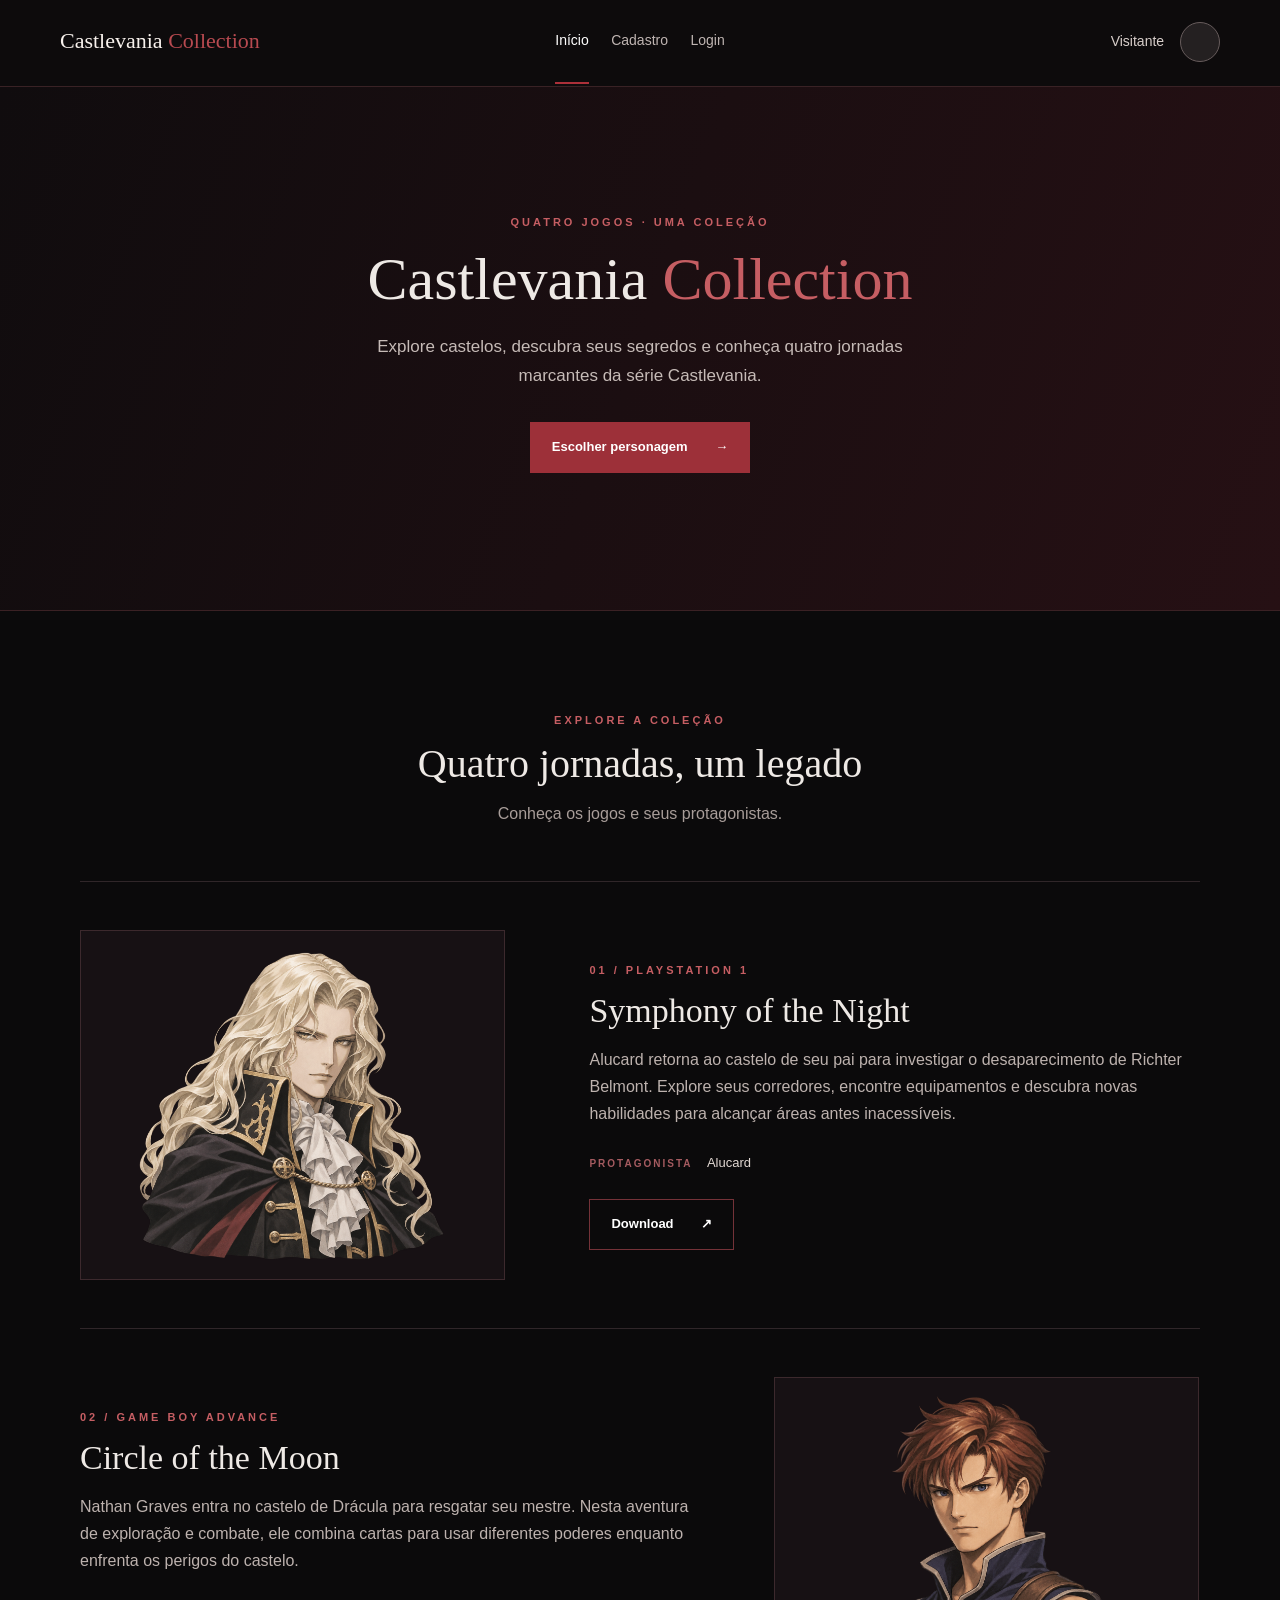
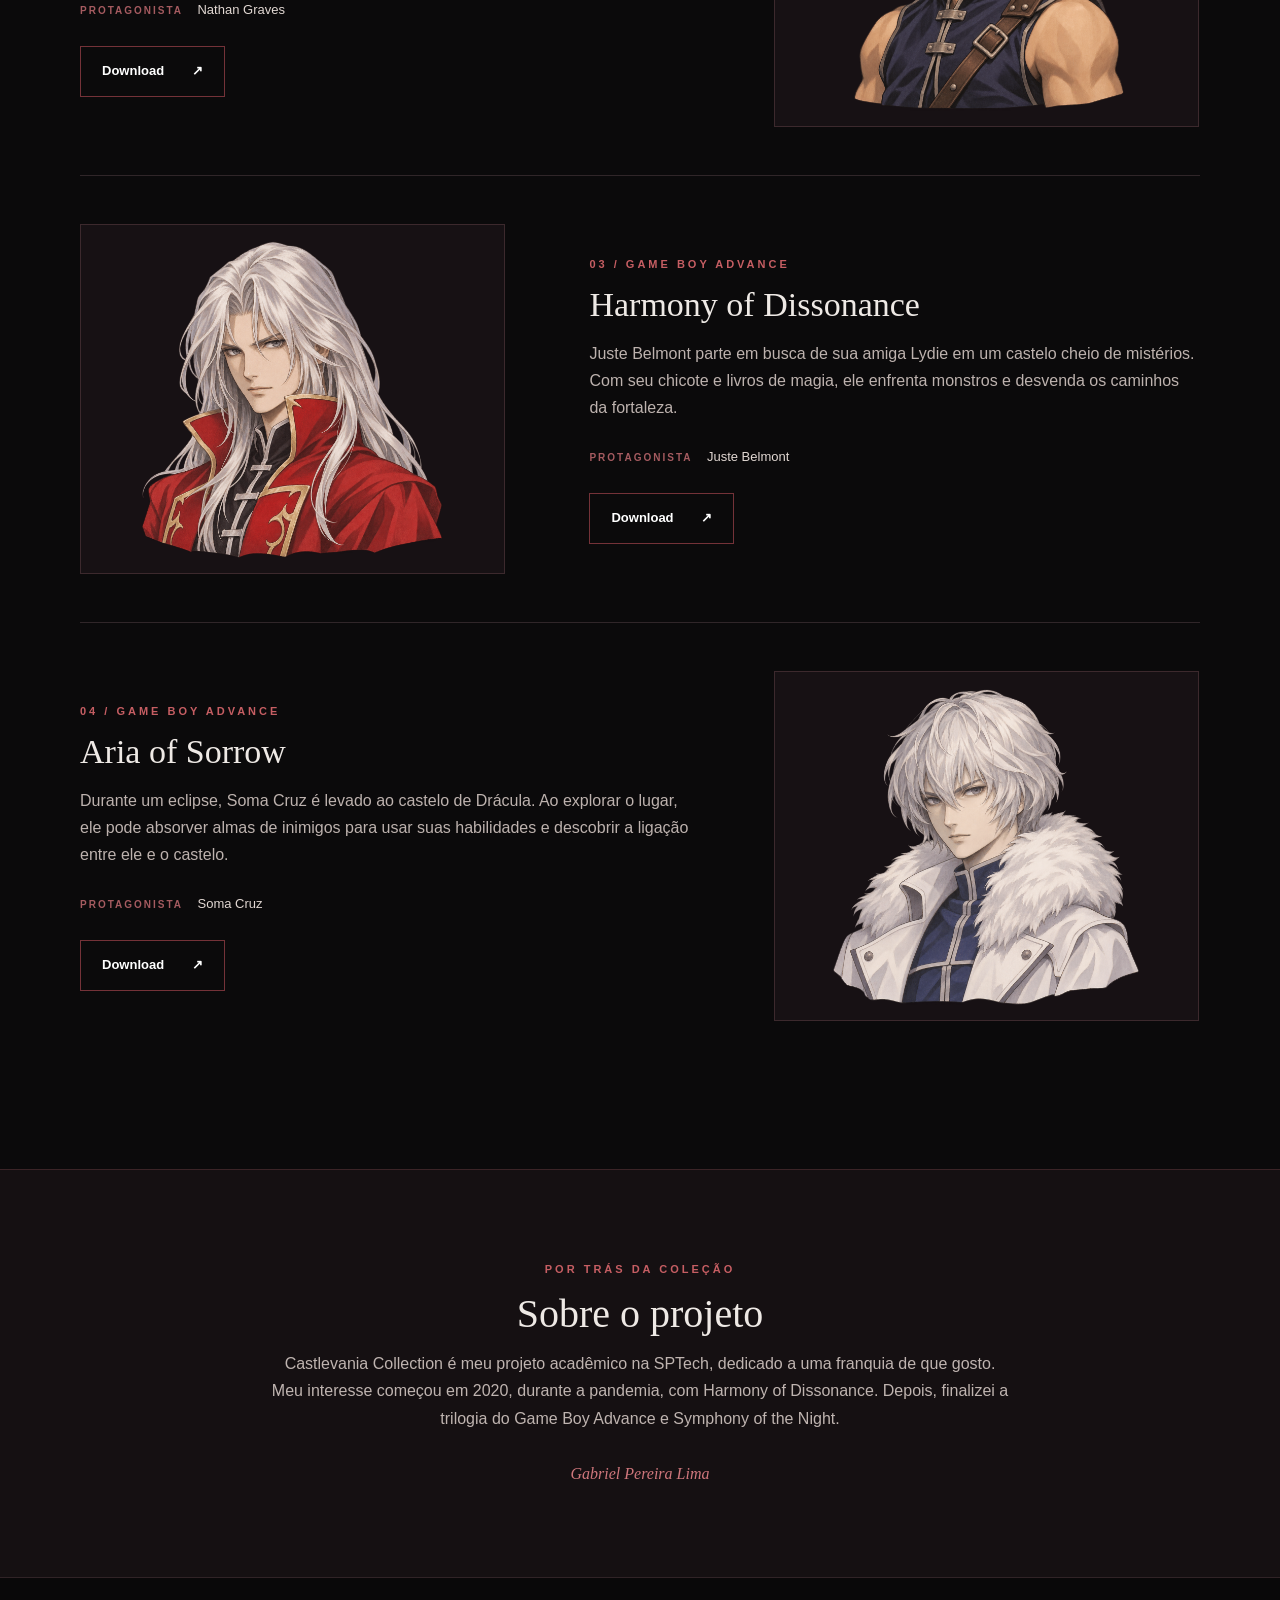
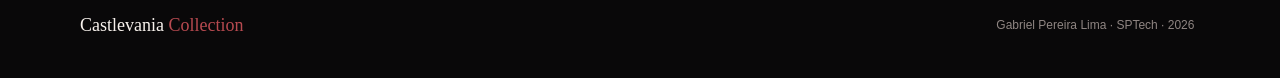
<file: Algoritmos/web-data-viz/public/index.html>
<!DOCTYPE html>
<html lang="pt-BR">
    <head>
        <meta charset="UTF-8">
        <title>
            Castlevania Collection | Início
        </title>
        <link rel="stylesheet" href="css/estilo.css">
    </head>
    <body>
        <header class="cabecalho">
            <div class="conteudo conteudoCabecalho">
                <a class="marca" href="index.html">
                    Castlevania
                    <span>
                        Collection
                    </span>
                </a>
                <div class="menuNavegacao">
                    <a class="linkAtivo" href="index.html" aria-current="page">
                        Início
                    </a>
                    <span id="opcoesMenu"></span>
                </div>
                <div class="usuario">
                    <span class="nomeUsuario" id="nomeUsuario">
                        Visitante
                    </span>
                    <span class="iconeUsuario" id="divIconeUsuario" aria-hidden="true">
                    </span>
                    <span id="localBotaoSair"></span>
                </div>
            </div>
        </header>
        <div id="divFavoritos"></div>
        <main>
            <div class="apresentacao">
                <div class="conteudo conteudoApresentacao">
                    <p class="destaque">
                        QUATRO JOGOS · UMA COLEÇÃO
                    </p>
                    <h1>
                        Castlevania
                        <span>
                            Collection
                        </span>
                    </h1>
                    <p class="descricaoApresentacao">
                        Explore castelos, descubra seus segredos e conheça quatro jornadas marcantes da série Castlevania.
                    </p>
                    <span id="botaoPersonagem"></span>
                </div>
            </div>
            <div class="conteudo colecao" id="jogos">
                <div class="tituloSecao">
                    <p class="destaque">
                        EXPLORE A COLEÇÃO
                    </p>
                    <h2>
                        Quatro jornadas, um legado
                    </h2>
                    <p class="descricaoSecao">
                        Conheça os jogos e seus protagonistas.
                    </p>
                </div>
                <article class="jogo">
                    <div class="retratoJogo">
                        <img src="imagens/alucard.png" alt="Alucard">
                    </div>
                    <div class="textoJogo">
                        <p class="destaque">
                            01 / PLAYSTATION 1
                        </p>
                        <h3>
                            Symphony of the Night
                            <span id="localEstrela0"></span>
                        </h3>
                        <p class="descricaoJogo">
                            Alucard retorna ao castelo de seu pai para investigar o desaparecimento de Richter Belmont. Explore seus corredores, encontre equipamentos e descubra novas habilidades para alcançar áreas antes inacessíveis.
                        </p>
                        <p class="protagonista">
                            PROTAGONISTA
                            <span>
                                Alucard
                            </span>
                        </p>
                        <a class="botao botaoContorno" href="https://romsfun.com/roms/playstation/castlevania-symphony-of-the-night-akumajou-dracula-x-gekka-no-yasoukyoku.html">
                            Download
                            <span aria-hidden="true">
                                ↗
                            </span>
                        </a>
                    </div>
                </article>
                <article class="jogo jogoInvertido">
                    <div class="textoJogo">
                        <p class="destaque">
                            02 / GAME BOY ADVANCE
                        </p>
                        <h3>
                            Circle of the Moon
                            <span id="localEstrela1"></span>
                        </h3>
                        <p class="descricaoJogo">
                            Nathan Graves entra no castelo de Drácula para resgatar seu mestre. Nesta aventura de exploração e combate, ele combina cartas para usar diferentes poderes enquanto enfrenta os perigos do castelo.
                        </p>
                        <p class="protagonista">
                            PROTAGONISTA
                            <span>
                                Nathan Graves
                            </span>
                        </p>
                        <a class="botao botaoContorno" href="https://romsfun.com/roms/game-boy-advance/castlevania-circle-of-the-moon.html">
                            Download
                            <span aria-hidden="true">
                                ↗
                            </span>
                        </a>
                    </div>
                
                    <div class="retratoJogo">
                        <img src="imagens/nathan.png" alt="Nathan Graves">
                    </div>
                </article>
                <article class="jogo">
                    <div class="retratoJogo">
                        <img src="imagens/juste.png" alt="Juste Belmont">
                    </div>
                    <div class="textoJogo">
                        <p class="destaque">
                            03 / GAME BOY ADVANCE
                        </p>
                        <h3>
                            Harmony of Dissonance
                            <span id="localEstrela2"></span>
                        </h3>
                        <p class="descricaoJogo">
                            Juste Belmont parte em busca de sua amiga Lydie em um castelo cheio de mistérios. Com seu chicote e livros de magia, ele enfrenta monstros e desvenda os caminhos da fortaleza.
                        </p>
                        <p class="protagonista">
                            PROTAGONISTA
                            <span>
                                Juste Belmont
                            </span>
                        </p>
                        <a class="botao botaoContorno" href="https://romsfun.com/roms/game-boy-advance/castlevania-harmony-of-dissonance.html">
                            Download
                            <span aria-hidden="true">
                                ↗
                            </span>
                        </a>
                    </div>
                </article>
                <article class="jogo jogoInvertido">
                    <div class="textoJogo">
                        <p class="destaque">
                            04 / GAME BOY ADVANCE
                        </p>
                        <h3>
                            Aria of Sorrow
                            <span id="localEstrela3"></span>
                        </h3>
                        <p class="descricaoJogo">
                            Durante um eclipse, Soma Cruz é levado ao castelo de Drácula. Ao explorar o lugar, ele pode absorver almas de inimigos para usar suas habilidades e descobrir a ligação entre ele e o castelo.
                        </p>
                        <p class="protagonista">
                            PROTAGONISTA
                            <span>
                                Soma Cruz
                            </span>
                        </p>
                        <a class="botao botaoContorno" href="https://romsfun.com/roms/game-boy-advance/castlevania-aria-of-sorrow-recolor.html">
                            Download
                            <span aria-hidden="true">
                                ↗
                            </span>
                        </a>
                    </div>
                
                    <div class="retratoJogo">
                        <img src="imagens/soma.png" alt="Soma Cruz">
                    </div>
                </article>
            </div>
            <div class="sobre" id="sobre">
                <div class="conteudo conteudoSobre">
                    <p class="destaque">
                        POR TRÁS DA COLEÇÃO
                    </p>
                    <h2>
                        Sobre o projeto
                    </h2>
                    <p class="descricaoSobre">
                        Castlevania Collection é meu projeto acadêmico na SPTech, dedicado a uma franquia de que gosto. Meu interesse começou em 2020, durante a pandemia, com Harmony of Dissonance. Depois, finalizei a trilogia do Game Boy Advance e Symphony of the Night.
                    </p>
                    <p class="assinatura">
                        Gabriel Pereira Lima
                    </p>
                </div>
            </div>
        </main>
        <footer class="rodape">
            <div class="conteudo conteudoRodape">
                <span class="marca">
                    Castlevania
                    <span>
                        Collection
                    </span>
                </span>
                <p>
                    Gabriel Pereira Lima · SPTech · 2026
                </p>
            </div>
        </footer>
        <script src="js/sessao.js"></script>
        <script src="js/favoritos.js">
        </script>
        <script>
            carregarSessao(true);
        </script>
    </body>
</html>
</file>
<file: Algoritmos/web-data-viz/public/css/estilo.css>
* {
    box-sizing: border-box;
}

body {
    min-width: 1200px;
    margin: 0;
    background-color: #0b0a0b;
    color: #eee9e5;
    font-family: Arial, sans-serif;
    line-height: 1.7;
}

button, input {
    font-family: Arial, sans-serif;
}

h1, h2, h3, p {
    margin-top: 0;
}

h1, h2, h3 {
    font-family: Georgia, serif;
    font-weight: normal;
}

a {
    color: inherit;
    text-decoration: none;
}

a:focus, button:focus, input:focus {
    outline: 2px solid #f29098;
    outline-offset: 3px;
}

.conteudo {
    width: 1120px;
    margin: 0 auto;
}

.cabecalho {
    background-color: #0d0b0c;
    border-bottom: 1px solid #392225;
}

.conteudoCabecalho {
    width: 1160px;
    height: 86px;
    position: relative;
}

.conteudoCabecalho .marca {
    position: absolute;
    left: 0;
    top: 22px;
    width: 280px;
}

.marca {
    color: #f8f2ed;
    font-family: Georgia, serif;
    font-size: 22px;
}

.marca span {
    color: #b74a50;
}

.menuNavegacao {
    width: 650px;
    margin: 0 auto;
    text-align: center;
}

.menuNavegacao a {
    display: inline-block;
    margin: 0 9px;
    padding: 29px 0;
    border-bottom: 2px solid transparent;
    color: #bfb5b2;
    font-size: 14px;
}

.menuNavegacao a:hover, .menuNavegacao .linkAtivo {
    border-color: #ac3039;
    color: #ffffff;
}

.usuario {
    position: absolute;
    right: 0;
    top: 22px;
    width: 220px;
    white-space: nowrap;
    text-align: right;
    color: #d7ceca;
    font-size: 14px;
}

.iconeUsuario {
    display: inline-block;
    margin-left: 12px;
    vertical-align: middle;
    width: 40px;
    height: 40px;
    border: 1px solid #675c5c;
    border-radius: 50%;
    background-color: #242021;
}

.destaque {
    color: #c65e63;
    font-size: 11px;
    font-weight: bold;
    letter-spacing: 3px;
}

.apresentacao {
    background: linear-gradient(110deg, #100c0e, #261014);
    border-bottom: 1px solid #3b2124;
}

.conteudoApresentacao {
    padding: 126px 0 137px;
    text-align: center;
}

.apresentacao h1 {
    margin-bottom: 18px;
    font-size: 60px;
    line-height: 1.2;
}

.apresentacao h1 span {
    color: #c65e63;
}

.descricaoApresentacao {
    width: 540px;
    margin: 0 auto 32px;
    color: #c6bbb7;
    font-size: 17px;
}

.botao {
    display: inline-block;
    text-align: center;
    padding: 13px 21px;
    border: 1px solid #9d3039;
    background-color: #9d3039;
    color: #ffffff;
    font-size: 13px;
    font-weight: bold;
    cursor: pointer;
}

.botao span {
    margin-left: 24px;
}

.botao:hover {
    background-color: #bc424b;
    border-color: #bc424b;
}

.botaoContorno {
    border-color: #743238;
    background-color: transparent;
}

.botaoContorno:hover {
    background-color: #762b32;
    border-color: #a43a42;
}

.botaoLargo {
    width: 100%;
    margin-top: 22px;
}

.colecao {
    padding: 100px 0;
}

.tituloSecao {
    margin-bottom: 54px;
    text-align: center;
}

.tituloSecao h1, .tituloSecao h2, .sobre h2 {
    margin-bottom: 12px;
    font-size: 40px;
    line-height: 1.2;
}

.descricaoSecao {
    color: #a89d99;
}

.jogo {
    padding: 48px 0;
    border-top: 1px solid #302629;
}

.jogoInvertido .retratoJogo {
    margin-right: 0;
    margin-left: 80px;
}

.retratoJogo {
    display: inline-block;
    margin-right: 80px;
    vertical-align: middle;
    width: 425px;
    height: 350px;
    border: 1px solid #3c292d;
    background-color: #171114;
}

.retratoJogo img {
    width: 100%;
    height: 100%;
    padding: 15px;
    object-fit: contain;
}

.textoJogo {
    display: inline-block;
    vertical-align: middle;
    width: 610px;
}

.textoJogo h3 {
    margin-bottom: 14px;
    font-size: 34px;
    line-height: 1.2;
}

.descricaoJogo {
    color: #bdb2ae;
}

.protagonista {
    margin: 25px 0;
    color: #a55b60;
    font-size: 10px;
    font-weight: bold;
    letter-spacing: 2px;
}

.protagonista span {
    margin-left: 10px;
    color: #e2d8d3;
    font-size: 13px;
    font-weight: normal;
    letter-spacing: 0;
}

.sobre {
    padding: 90px 0;
    border-top: 1px solid #3b2427;
    background-color: #151012;
}

.conteudoSobre {
    width: 740px;
    text-align: center;
}

.descricaoSobre {
    color: #bfb4b0;
}

.assinatura {
    margin: 28px 0 0;
    color: #cf777c;
    font-family: Georgia, serif;
    font-style: italic;
}

.rodape {
    border-top: 1px solid #302326;
    background-color: #090809;
}

.conteudoRodape {
    height: 100px;
    padding: 32px 0;
}

.rodape .marca {
    display: inline-block;
    width: 660px;
    vertical-align: middle;
    font-size: 18px;
}

.rodape p {
    display: inline-block;
    width: 450px;
    vertical-align: middle;
    text-align: right;
    margin: 0;
    color: #8f8582;
    font-size: 12px;
}

.paginaCadastro {
    padding: 80px 0 100px;
}

.listaPersonagens {
    text-align: center;
}

.opcaoPersonagem {
    display: inline-block;
    width: 260px;
    margin: 0 7px;
    vertical-align: top;
}

.seletorPersonagem {
    display: block;
    width: 16px;
    height: 16px;
    margin: 0 auto 12px;
    accent-color: #d34a55;
    cursor: pointer;
}

.cartaoPersonagem {
    display: block;
    padding-bottom: 20px;
    border: 2px solid #3b2b2d;
    background-color: #141012;
    text-align: center;
    cursor: pointer;
}

.retratoPersonagem {
    display: block;
    height: 260px;
    background-color: #191215;
}

.imagemPersonagem {
    width: 100%;
    height: 100%;
    padding: 18px;
    object-fit: contain;
}

.cartaoPersonagem:hover .imagemPersonagem {
    filter: brightness(1.1);
}

.nomePersonagem {
    display: block;
    margin: 17px 0 3px;
    font-family: Georgia, serif;
    font-size: 21px;
}

.jogoPersonagem {
    display: block;
    color: #a78c8d;
    font-size: 9px;
    letter-spacing: 1px;
}

.painel {
    padding: 42px;
    border: 1px solid #402b2e;
    background-color: #151113;
    box-shadow: 0 12px 35px #000000;
}

.painelCadastro {
    width: 560px;
    margin: 78px auto 0;
}

.painel h1, .painel h2 {
    margin-bottom: 8px;
    font-size: 34px;
    line-height: 1.2;
}

.descricaoFormulario {
    margin-bottom: 30px;
    color: #aaa09d;
    font-size: 14px;
}

.rotuloCampo {
    display: block;
    margin: 20px 0 7px;
    color: #e3dbd8;
    font-size: 13px;
    font-weight: bold;
}

.campoFormulario {
    width: 100%;
    padding: 13px 14px;
    border: 1px solid #4b393c;
    border-radius: 0;
    background-color: #0d0b0c;
    color: #ffffff;
    font-size: 15px;
}

.campoFormulario::placeholder {
    color: #7e7472;
}

.ajuda {
    margin: 6px 0 0;
    color: #9e9390;
    font-size: 12px;
}

.mensagem {
    margin-top: 16px;
    color: #f19da3;
    font-size: 13px;
}

.rodapeFormulario {
    margin: 25px 0 0;
    color: #a99f9b;
    font-size: 13px;
    text-align: center;
}

.rodapeFormulario a {
    color: #e8888e;
    text-decoration: underline;
}

.paginaLogin {
    min-height: 650px;
    padding: 80px 0;
    background: linear-gradient(120deg, #0b0a0b, #1d1013);
}

.painelLogin {
    width: 480px;
    margin: 0 auto;
}

.botaoFavoritosMenu {
    margin: 0 9px;
    padding: 29px 0;
    border: 0;
    border-bottom: 2px solid transparent;
    background-color: transparent;
    color: #bfb5b2;
    font-size: 14px;
    cursor: pointer;
}

.botaoFavoritosMenu:hover {
    border-color: #ac3039;
    color: #ffffff;
}

.estrelaFavorito {
    padding: 0 4px;
    border: 0;
    background-color: transparent;
    color: #e5b86a;
    font-size: 30px;
    vertical-align: middle;
    cursor: pointer;
}

.estrelaFavorito:hover {
    color: #ffe1a3;
}

.fundoFavoritos {
    position: fixed;
    top: 0;
    left: 0;
    width: 100%;
    height: 100%;
    z-index: 10;
    overflow: auto;
    background-color: #000000bb;
}

.painelFavoritos {
    width: 560px;
    margin: 120px auto;
}

.itemFavorito {
    padding: 14px 0;
    border-bottom: 1px solid #402b2e;
    color: #e5b86a;
    font-size: 15px;
}

.removerFavorito {
    margin-left: 12px;
    padding: 5px 8px;
    border: 1px solid #743238;
    background-color: transparent;
    color: #f19da3;
    cursor: pointer;
}

.removerFavorito:hover {
    background-color: #762b32;
}

.paginaQuiz {
    width: 860px;
    padding: 80px 0 100px;
}

.perguntaQuiz {
    margin-bottom: 26px;
    padding: 30px;
}

.perguntaQuiz h2 {
    margin-bottom: 22px;
    font-size: 26px;
}

.alternativaQuiz {
    display: block;
    margin-top: 10px;
    padding: 12px 16px;
    border: 1px solid #402b2e;
    background-color: #0d0b0c;
    color: #e3dbd8;
    font-size: 14px;
    cursor: pointer;
}

.alternativaQuiz:hover {
    border-color: #a43a42;
    background-color: #251316;
}

.alternativaQuiz input {
    margin-right: 10px;
    accent-color: #d34a55;
}

.acoesQuiz {
    text-align: center;
}

.acoesQuiz .botao {
    margin: 0 6px;
}

.resultadoQuiz {
    margin-top: 30px;
}

.resultadoQuiz .painel h2 {
    color: #e8888e;
}

.nomeUsuario {
    display: inline-block;
    max-width: 100px;
    overflow: hidden;
    text-overflow: ellipsis;
    white-space: nowrap;
    vertical-align: middle;
}

.imagemIcone {
    width: 100%;
    height: 100%;
    object-fit: contain;
    border-radius: 50%;
}

.botaoSair {
    margin-left: 8px;
    padding: 5px 8px;
    border: 1px solid #72424b;
    background-color: transparent;
    color: #eee9e5;
    vertical-align: middle;
    cursor: pointer;
}

.botaoSair:hover {
    background-color: #3d272d;
}
</file>
